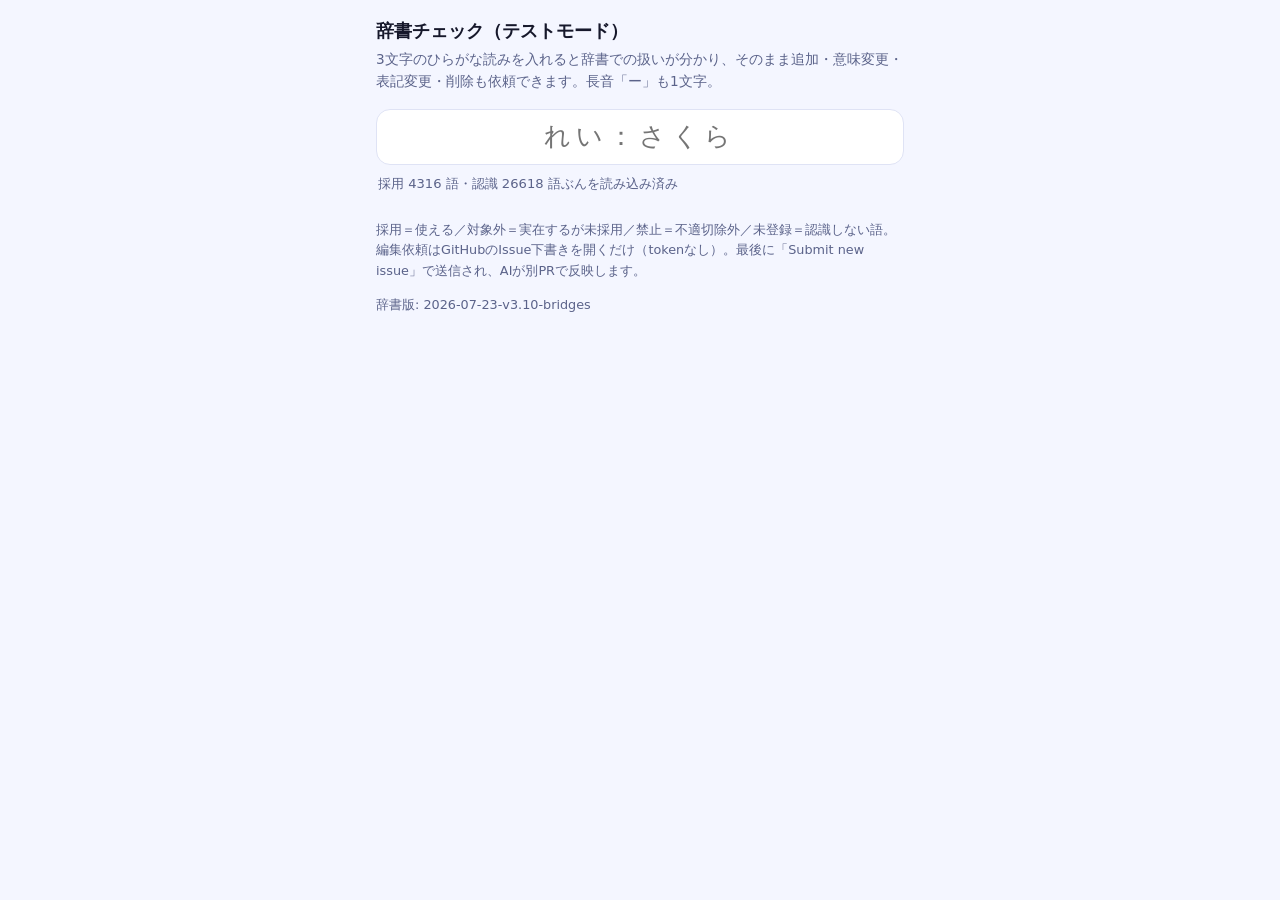
<file: preview-p5-kana-dictcheck/index.html>
<!DOCTYPE html>
<html lang="ja">
  <head>
    <meta charset="UTF-8" />
    <meta name="viewport" content="width=device-width, initial-scale=1.0, viewport-fit=cover" />
    <meta name="robots" content="noindex,nofollow" />
    <title>かなラダー 辞書チェック（テストモード）</title>
    <style>
      :root { --bg:#0f1220; --card:#1a1e33; --fg:#eef1ff; --muted:#9aa3c7; --line:#2b3152; --primary:#6f7bff; --primary-fg:#fff; --ok:#2da44e; --warn:#ffcf5c; --ng:#ff6b6b; }
      @media (prefers-color-scheme: light){ :root{ --bg:#f4f6ff; --card:#fff; --fg:#16182b; --muted:#5b638a; --line:#dfe3f5; --primary:#4a56e2; --primary-fg:#fff; --ok:#1a7f37; --warn:#b8860b; --ng:#c0392b; } }
      *{box-sizing:border-box} html,body{margin:0}
      body{background:var(--bg);color:var(--fg);font-family:-apple-system,"Hiragino Sans","Yu Gothic",system-ui,sans-serif;line-height:1.6;-webkit-text-size-adjust:100%}
      .app{max-width:560px;margin:0 auto;padding:calc(env(safe-area-inset-top) + 16px) 16px calc(env(safe-area-inset-bottom) + 24px)}
      h1{font-size:1.15rem;margin:0 0 4px}
      .sub{color:var(--muted);font-size:.85rem;margin:0 0 16px}
      .in{width:100%;min-height:56px;font-size:1.6rem;text-align:center;letter-spacing:.2em;border:1.5px solid var(--line);border-radius:14px;background:var(--card);color:var(--fg);padding:10px}
      .in:focus{outline:none;border-color:var(--primary)}
      .status{color:var(--muted);font-size:.82rem;margin:8px 2px 0}
      .card{background:var(--card);border:1px solid var(--line);border-radius:16px;padding:18px;margin-top:14px}
      .badge{display:inline-block;font-weight:700;font-size:.95rem;padding:4px 12px;border-radius:999px;margin-bottom:10px}
      .b-ok{background:rgba(45,164,78,.16);color:var(--ok);border:1px solid var(--ok)}
      .b-oos{background:rgba(255,207,92,.14);color:var(--warn);border:1px solid var(--warn)}
      .b-ng{background:rgba(255,107,107,.14);color:var(--ng);border:1px solid var(--ng)}
      .b-unk{background:var(--line);color:var(--muted);border:1px solid var(--line)}
      .row{display:flex;gap:8px;margin-top:6px}
      .k{color:var(--muted);flex:0 0 3.5em}
      .v{font-weight:600}
      .acts{display:flex;flex-wrap:wrap;gap:8px;margin-top:14px;border-top:1px solid var(--line);padding-top:14px}
      .btn{min-height:44px;padding:8px 14px;border-radius:10px;border:1.5px solid var(--line);background:transparent;color:var(--fg);font-size:.95rem;cursor:pointer}
      .btn.sel{border-color:var(--primary);background:rgba(111,123,255,.14)}
      .btn-danger{border-color:var(--ng);color:var(--ng)}
      .edit{margin-top:14px;display:none}
      .edit label{display:block;color:var(--muted);font-size:.82rem;margin:10px 0 4px}
      .edit input,.edit textarea{width:100%;border:1.5px solid var(--line);border-radius:10px;background:transparent;color:var(--fg);padding:10px;font:inherit}
      .send{width:100%;min-height:48px;margin-top:14px;border-radius:12px;border:1px solid var(--primary);background:var(--primary);color:var(--primary-fg);font-weight:700;font-size:1rem;cursor:pointer}
      .send.danger{background:var(--ng);border-color:var(--ng)}
      .rec{display:flex;flex-wrap:wrap;gap:6px;margin-top:12px}
      .chip{font-size:.85rem;border:1px solid var(--line);border-radius:999px;padding:4px 10px;background:transparent;color:var(--fg);cursor:pointer}
      .hint{color:var(--muted);font-size:.8rem;margin-top:14px}
    </style>
  </head>
  <body>
    <main class="app">
      <h1>辞書チェック（テストモード）</h1>
      <p class="sub">3文字のひらがな読みを入れると辞書での扱いが分かり、そのまま追加・意味変更・表記変更・削除も依頼できます。長音「ー」も1文字。</p>
      <input id="q" class="in" inputmode="kana" autocomplete="off" autocapitalize="off" placeholder="れい：さくら" />
      <div id="status" class="status"></div>
      <section id="result" class="card" hidden></section>
      <div class="rec" id="rec"></div>
      <p class="hint">採用＝使える／対象外＝実在するが未採用／禁止＝不適切除外／未登録＝認識しない語。編集依頼はGitHubのIssue下書きを開くだけ（tokenなし）。最後に「Submit new issue」で送信され、AIが別PRで反映します。</p>
      <p class="hint" id="ver"></p>
    </main>
    <script>
      const REPO = "yonyon804/yofuke-works";
      const $ = (id) => document.getElementById(id);
      const state = { defs:null, cls:null, surf:null, ready:false, cur:null };
      const norm = (s) => (s || "").trim();
      const esc = (s) => (s||"").replace(/[<>&]/g, c=>({"<":"&lt;",">":"&gt;","&":"&amp;"}[c]));

      async function load() {
        $("status").textContent = "辞書を読み込み中…";
        try {
          const [w, d, c] = await Promise.all([
            fetch("./words3.json",{cache:"no-store"}).then(r=>r.json()),
            fetch("./definitions3.json",{cache:"no-store"}).then(r=>r.json()),
            fetch("./classifications3.json",{cache:"no-store"}).then(r=>r.json()),
          ]);
          state.surf = new Map(w.map(x=>[x.r,x.s]));
          state.defs = d; state.cls = c; state.ready = true;
          $("status").textContent = `採用 ${w.length} 語・認識 ${Object.keys(c).length} 語ぶんを読み込み済み`;
          try { const m = await fetch("./vocabulary-manifest.json",{cache:"no-store"}).then(r=>r.json()); $("ver").textContent = "辞書版: " + (m.version||"-"); } catch(_){}
        } catch(e){ $("status").textContent = "辞書の読み込みに失敗: " + e.message; }
        renderRecent();
      }

      function classify(r){
        if (state.surf.has(r)) return {kind:"playable", cls:"playable", surface:state.surf.get(r), def:state.defs[r]||""};
        if (state.cls[r]==="prohibited") return {kind:"prohibited", cls:"prohibited"};
        if (state.cls[r]) return {kind:"oos", cls:state.cls[r]};
        return {kind:"unknown", cls:"unknown"};
      }

      function issueUrl(action, r, fields){
        const lines = [`<!-- dict-edit:v1 action=${action} reading=${r} -->`, "", "## 辞書編集リクエスト",
          `- アクション: ${({add:"追加(採用)",def:"意味変更",surface:"表記変更",remove:"削除"})[action]}`,
          `- 読み: ${r}`];
        if (fields.surface!=null) lines.push(`- 表記: ${fields.surface}`);
        if (fields.def!=null) lines.push(`- 意味: ${fields.def}`);
        lines.push("", "> 内容を確認して「Submit new issue」を押してください。AIが別PRで反映します。");
        const q = new URLSearchParams({ title:`[辞書編集/${action}] ${r}`, labels:`dict-edit,dict-edit:${action}`, body:lines.join("\n") });
        return `https://github.com/${REPO}/issues/new?${q.toString()}`;
      }

      function lookup(rRaw){
        const r = norm(rRaw); const res = $("result");
        if (!r){ res.hidden=true; return; }
        if (!state.ready) return;
        const c = classify(r); state.cur = {r, ...c};
        const badge = c.kind==="playable" ? ["b-ok","✅ 採用（ゲームで使える）"]
          : c.kind==="prohibited" ? ["b-ng","🚫 禁止（不適切として除外）"]
          : c.kind==="oos" ? ["b-oos","⛔ 対象外（実在するが未採用）"]
          : ["b-unk","❓ 未登録（辞書が認識しない）"];
        let html = `<span class="badge ${badge[0]}">${badge[1]}</span>`;
        html += `<div class="row"><span class="k">読み</span><span class="v">${esc(r)}</span></div>`;
        if (c.surface) html += `<div class="row"><span class="k">表記</span><span class="v">${esc(c.surface)}</span></div>`;
        if (c.def) html += `<div class="row"><span class="k">意味</span><span class="v">${esc(c.def)}</span></div>`;
        if (r.length!==3) html += `<div class="row"><span class="k"></span><span class="v" style="color:var(--warn)">※ このゲームは3文字。今は${r.length}文字</span></div>`;

        // アクション
        html += `<div class="acts" id="acts"></div><div class="edit" id="edit"></div>`;
        res.innerHTML = html; res.hidden=false;
        const acts = $("acts");
        if (c.kind==="playable"){
          acts.innerHTML = `<button class="btn" data-a="def">意味を変更</button>`+
            `<button class="btn" data-a="surface">表記を変更</button>`+
            `<button class="btn btn-danger" data-a="remove">削除する</button>`;
        } else {
          acts.innerHTML = `<button class="btn" data-a="add">この語を追加（採用）</button>`;
        }
        acts.querySelectorAll(".btn").forEach(b=>b.addEventListener("click",()=>chooseAction(b.dataset.a, b)));
        pushRecent(r);
      }

      function chooseAction(action, btn){
        document.querySelectorAll("#acts .btn").forEach(b=>b.classList.remove("sel")); btn.classList.add("sel");
        const c = state.cur; const edit = $("edit"); edit.style.display="block";
        if (action==="remove"){
          edit.innerHTML = `<p style="color:var(--ng)">「${esc(c.surface||c.r)}」（${esc(c.r)}）を辞書から外す依頼を送ります。</p>`+
            `<button class="send danger" id="send">GitHubへ削除を送信</button>`;
          $("send").onclick = ()=>open(issueUrl("remove", c.r, {}), "_blank", "noopener");
        } else if (action==="def"){
          edit.innerHTML = `<label>新しい意味（子ども向けに短く）</label><textarea id="f-def" rows="2">${esc(c.def||"")}</textarea>`+
            `<button class="send" id="send">GitHubへ意味変更を送信</button>`;
          $("send").onclick = ()=>{ const v=norm($("f-def").value); if(!v)return alert("意味を入れてください"); open(issueUrl("def", c.r, {def:v}), "_blank", "noopener"); };
        } else if (action==="surface"){
          edit.innerHTML = `<label>新しい表記</label><input id="f-s" value="${esc(c.surface||"")}" />`+
            `<label>意味（変えるなら。空欄なら現状維持）</label><textarea id="f-def" rows="2">${esc(c.def||"")}</textarea>`+
            `<button class="send" id="send">GitHubへ表記変更を送信</button>`;
          $("send").onclick = ()=>{ const s=norm($("f-s").value); if(!s)return alert("表記を入れてください"); open(issueUrl("surface", c.r, {surface:s, def:norm($("f-def").value)||null}), "_blank", "noopener"); };
        } else if (action==="add"){
          edit.innerHTML = `<label>表記（漢字/カタカナなど）</label><input id="f-s" value="${esc(c.r)}" />`+
            `<label>意味（子ども向けに短く）</label><textarea id="f-def" rows="2" placeholder="この語の意味"></textarea>`+
            `<button class="send" id="send">GitHubへ追加を送信</button>`;
          $("send").onclick = ()=>{ const s=norm($("f-s").value), d=norm($("f-def").value); if(!s||!d)return alert("表記と意味を入れてください"); open(issueUrl("add", c.r, {surface:s, def:d}), "_blank", "noopener"); };
        }
      }

      const RKEY="dictcheck-recent";
      function pushRecent(r){ try{ let a=JSON.parse(localStorage.getItem(RKEY)||"[]"); a=[r,...a.filter(x=>x!==r)].slice(0,12); localStorage.setItem(RKEY,JSON.stringify(a)); renderRecent(); }catch(_){} }
      function renderRecent(){ let a=[]; try{a=JSON.parse(localStorage.getItem(RKEY)||"[]")}catch(_){}; $("rec").innerHTML=a.map(r=>`<button class="chip" data-r="${esc(r)}">${esc(r)}</button>`).join(""); }
      $("rec").addEventListener("click",(e)=>{ const b=e.target.closest(".chip"); if(!b)return; $("q").value=b.dataset.r; lookup(b.dataset.r); });

      let t; $("q").addEventListener("input",(e)=>{ clearTimeout(t); t=setTimeout(()=>lookup(e.target.value),120); });
      load();
    </script>
  </body>
</html>
</file>
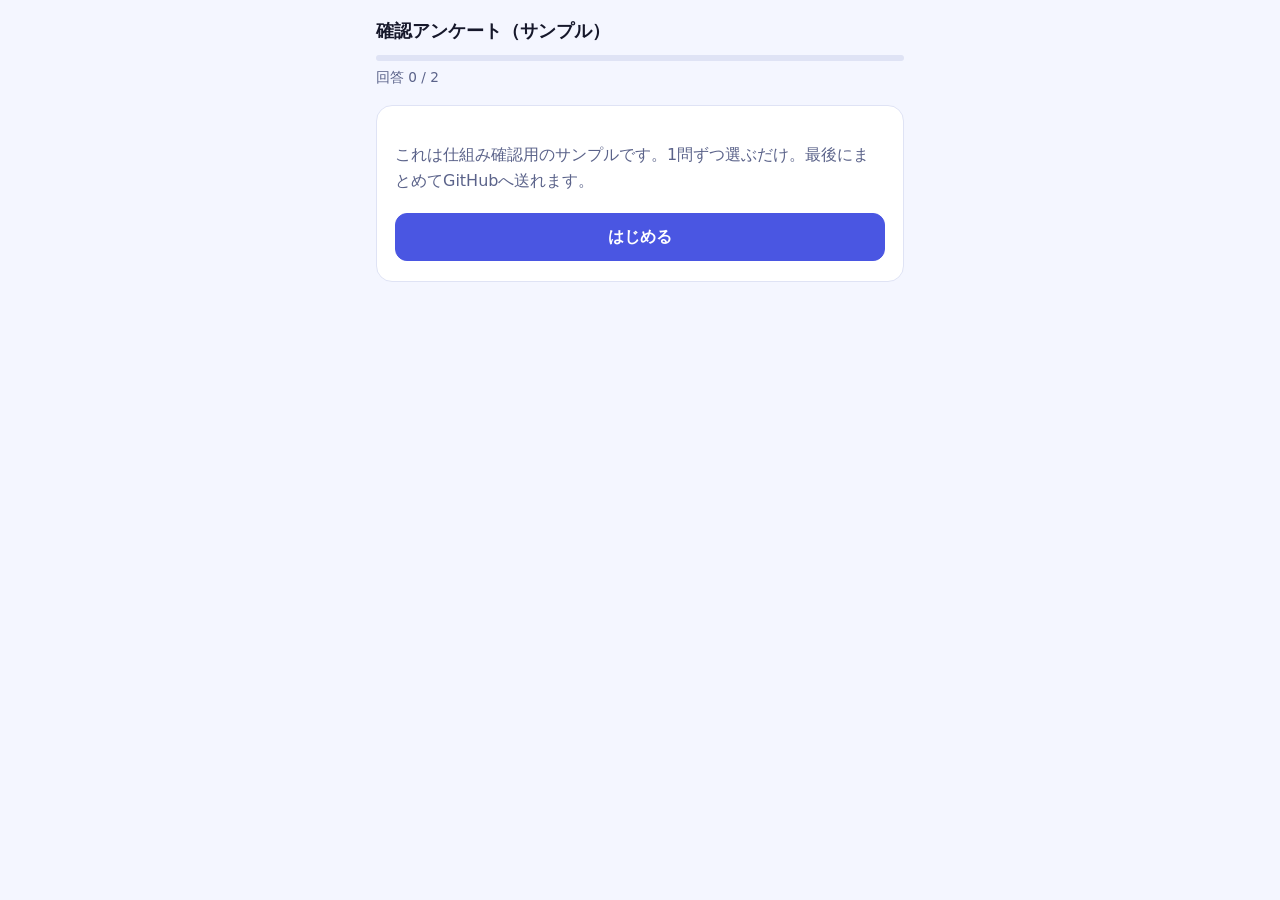
<file: survey-demo/index.html>
<!DOCTYPE html>
<html lang="ja">
  <head>
    <meta charset="UTF-8" />
    <meta name="viewport" content="width=device-width, initial-scale=1.0, viewport-fit=cover" />
    <meta name="robots" content="noindex,nofollow" />
    <title>確認アンケート</title>
    <link rel="stylesheet" href="styles.css" />
  </head>
  <body>
    <main id="app" class="app">
      <header class="head">
        <h1 id="title" class="title">確認アンケート</h1>
        <div class="progress"><div id="bar" class="bar"></div></div>
        <p id="count" class="count"></p>
      </header>

      <section id="intro-screen" class="card" hidden>
        <p id="intro" class="intro"></p>
        <button id="start" class="btn btn-primary">はじめる</button>
      </section>

      <section id="q-screen" class="card" hidden>
        <p id="prompt" class="prompt"></p>
        <p id="context" class="context" hidden></p>
        <div id="options" class="options"></div>
        <div id="note-wrap" class="note-wrap" hidden>
          <label class="note-label" for="note">補足（任意）</label>
          <textarea id="note" class="note" rows="2" placeholder="ニュアンスがあれば"></textarea>
        </div>
        <div class="nav">
          <button id="back" class="btn btn-ghost">← 戻る</button>
          <button id="skip" class="btn btn-ghost">未回答で次へ →</button>
        </div>
      </section>

      <section id="done-screen" class="card" hidden>
        <h2 class="done-title">回答おつかれさまでした</h2>
        <p id="done-summary" class="context"></p>
        <button id="submit" class="btn btn-primary">GitHubへまとめて送信</button>
        <p class="hint">
          送信ボタンでGitHubのIssue作成画面が開きます。内容を確認して最後に「Submit new
          issue」を押してください。回答はここ（この端末）にも保存されており、途中で閉じても続きから再開できます。
        </p>
        <button id="review" class="btn btn-ghost">回答を見直す</button>
        <button id="reset" class="btn btn-ghost">最初からやり直す</button>
      </section>

      <section id="error-screen" class="card" hidden>
        <p id="error" class="error"></p>
      </section>
    </main>
    <script src="survey.js"></script>
  </body>
</html>
</file>
<file: survey-demo/styles.css>
:root {
  --bg: #0f1220;
  --card: #1a1e33;
  --fg: #eef1ff;
  --muted: #9aa3c7;
  --line: #2b3152;
  --primary: #6f7bff;
  --primary-fg: #ffffff;
  --accent: #ffcf5c;
  --ok: #2da44e;
}
@media (prefers-color-scheme: light) {
  :root {
    --bg: #f4f6ff;
    --card: #ffffff;
    --fg: #16182b;
    --muted: #5b638a;
    --line: #dfe3f5;
    --primary: #4a56e2;
    --primary-fg: #ffffff;
    --accent: #b8860b;
    --ok: #1a7f37;
  }
}
* { box-sizing: border-box; }
html, body { margin: 0; padding: 0; }
body {
  background: var(--bg);
  color: var(--fg);
  font-family: -apple-system, BlinkMacSystemFont, "Hiragino Sans", "Yu Gothic",
    system-ui, sans-serif;
  line-height: 1.6;
  -webkit-text-size-adjust: 100%;
}
.app {
  max-width: 560px;
  margin: 0 auto;
  padding: calc(env(safe-area-inset-top) + 16px) 16px
    calc(env(safe-area-inset-bottom) + 24px);
}
.head { margin-bottom: 16px; }
.title { font-size: 1.15rem; margin: 0 0 10px; }
.progress {
  height: 6px;
  background: var(--line);
  border-radius: 999px;
  overflow: hidden;
}
.bar { height: 100%; width: 0; background: var(--primary); transition: width 0.25s; }
.count { color: var(--muted); font-size: 0.85rem; margin: 6px 0 0; }
.card {
  background: var(--card);
  border: 1px solid var(--line);
  border-radius: 16px;
  padding: 20px 18px;
  margin-top: 8px;
}
.intro { color: var(--muted); }
.prompt { font-size: 1.25rem; font-weight: 700; margin: 4px 0 12px; }
.context {
  color: var(--muted);
  font-size: 0.92rem;
  background: rgba(127, 139, 255, 0.08);
  border-radius: 10px;
  padding: 10px 12px;
  margin: 0 0 16px;
  white-space: pre-wrap;
}
.options { display: flex; flex-direction: column; gap: 10px; }
.opt {
  display: flex;
  align-items: center;
  gap: 10px;
  width: 100%;
  text-align: left;
  min-height: 52px;
  padding: 12px 14px;
  border: 1.5px solid var(--line);
  border-radius: 12px;
  background: transparent;
  color: var(--fg);
  font-size: 1rem;
  cursor: pointer;
}
.opt:active { transform: scale(0.99); }
.opt.selected { border-color: var(--primary); background: rgba(111, 123, 255, 0.14); }
.opt-key {
  flex: 0 0 auto;
  width: 26px;
  height: 26px;
  border-radius: 50%;
  background: var(--line);
  color: var(--fg);
  display: grid;
  place-items: center;
  font-size: 0.85rem;
  font-weight: 700;
}
.opt.selected .opt-key { background: var(--primary); color: var(--primary-fg); }
.rec-tag {
  margin-left: auto;
  flex: 0 0 auto;
  font-size: 0.72rem;
  color: var(--accent);
  border: 1px solid var(--accent);
  border-radius: 999px;
  padding: 1px 8px;
}
.note-wrap { margin-top: 14px; }
.note-label { font-size: 0.85rem; color: var(--muted); display: block; margin-bottom: 6px; }
.note {
  width: 100%;
  border: 1.5px solid var(--line);
  border-radius: 10px;
  background: transparent;
  color: var(--fg);
  padding: 10px;
  font: inherit;
  resize: vertical;
}
.nav { display: flex; justify-content: space-between; gap: 10px; margin-top: 18px; }
.btn {
  min-height: 48px;
  padding: 12px 16px;
  border-radius: 12px;
  border: 1px solid var(--line);
  background: transparent;
  color: var(--fg);
  font-size: 1rem;
  cursor: pointer;
}
.btn-primary {
  width: 100%;
  background: var(--primary);
  color: var(--primary-fg);
  border-color: var(--primary);
  font-weight: 700;
  margin-top: 4px;
}
.btn-ghost { color: var(--muted); }
.btn-ghost:disabled { opacity: 0.4; cursor: default; }
.done-title { font-size: 1.15rem; margin: 0 0 10px; }
.hint { color: var(--muted); font-size: 0.85rem; }
.error { color: #ff6b6b; white-space: pre-wrap; }
</file>
